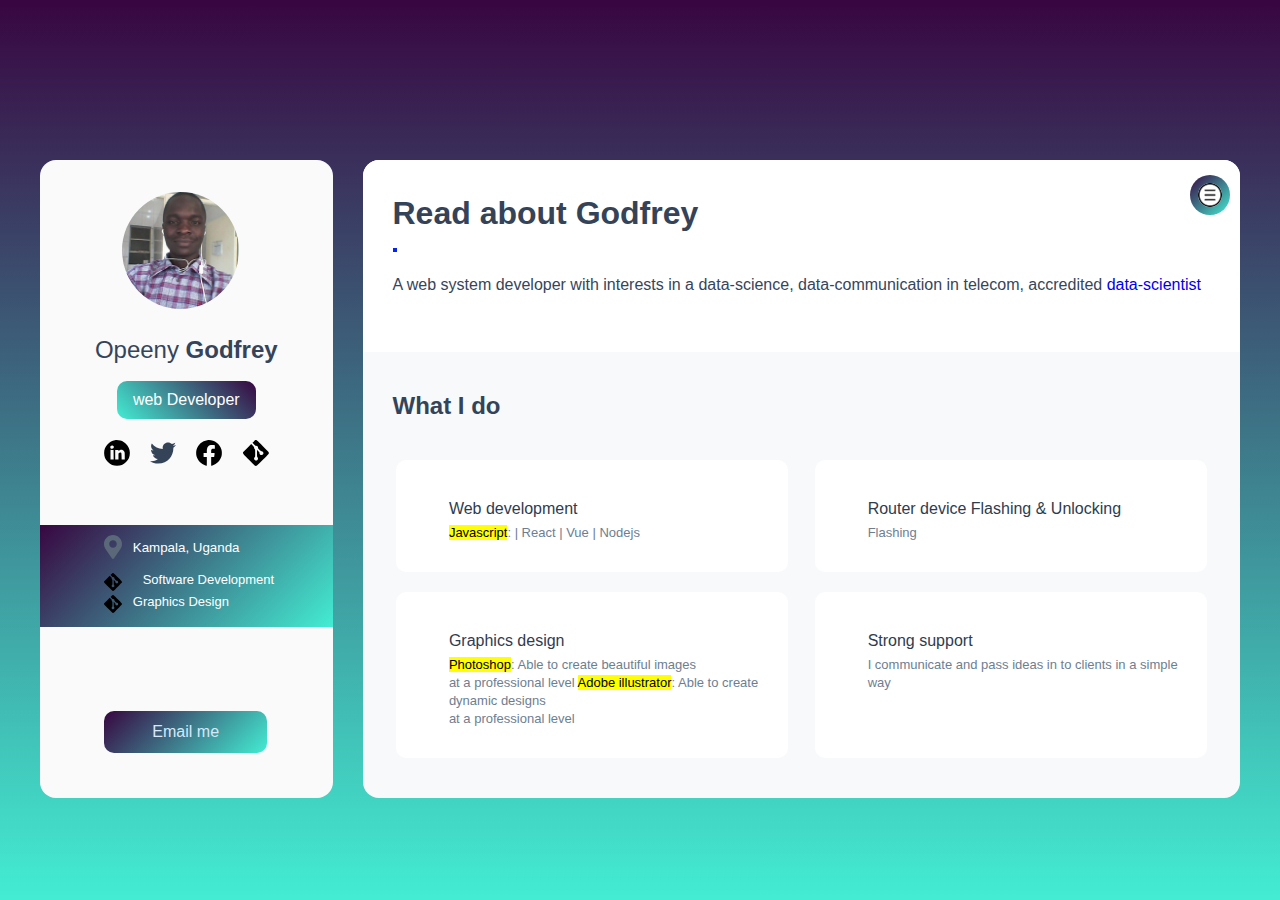
<file: index.html>
<!DOCTYPE html>
<html lang="en">
  <head>
    <script
      async
      src="https://www.googletagmanager.com/gtag/js?id=UA-145115626-1"
    ></script>
    <script>
      window.dataLayer = window.dataLayer || [];
      function gtag() {
        dataLayer.push(arguments);
      }
      gtag("js", new Date());
      gtag("config", "UA-145115626-1");
    </script>

    <meta name="keywords" content="html, css, js, Opeeny Godfrey" />
    <meta name="description" content="System Developer" />
    <meta name="author" content="Opeeny Godfrey" />
    <meta
      name="google-site-verification"
      content="SOw56iWUxcuABm4aUCscrPOcS0jgVPNptLOvyUc3yjo"
    />
    <meta charset="UTF-8" />
    <meta name="viewport" content="width=device-width, initial-scale=1.0" />
    <meta http-equiv="X-UA-Compatible" content="ie=edge" />
    <title>Opeeny Godfrey | Web developer</title>
    <link
      rel="apple-touch-icon"
      sizes="180x180"
      href="img/fav/apple-touch-icon.png"
    />
    <link
      rel="icon"
      type="image/png"
      sizes="32x32"
      href="img/fav/favicon-32x32.png"
    />
    <link
      rel="icon"
      type="image/png"
      sizes="16x16"
      href="images/android-chrome-192x192.png"
    />
    <link rel="stylesheet" href="css/main.css" />
    <link rel="stylesheet" href="css/rwd/responsive-index.css" />
  </head>

  <body>
    <div class="wrapper">
      <div class="container">
        <section class="left">
          <figure class = "fig">
		<img src="img/pp.jpg" alt="Opeeny Godfrey" class="avatar" />
		<figcaption><h2>Godfrey Opeeny</h2></figcaption>
	  </figure>
	  <h2><span>Opeeny</span> Godfrey</h2>
          <p class="title">web developer</p>
          <figure class="social-links">
          <a href="https://ug.linkedin.com/in/opeeny-godfrey-043848110" target="_blank">
              <img
                src="img/linkedin.svg"
                alt="twitter image"
                class="linkedin-icon"
              />
            </a>
			 <a href="https://twitter.com/ayiyag" target="_blank">
              <img
                src="img/twitter-icon.svg"
                alt="Twitter image"
                class="twitter-icon"
              />
            </a>
			 <a href="https://facebook.com/opeeny" target="_blank">
              <img
                src="img/facebook.svg"
                alt="Facebook image"
                class="twitter-icon"
              />
            </a>
            <a
              href="https://www.github.com/opeeny/"
              target="_blank"
            >
              <img
                src="img/github.svg"
                alt="github/opeeny"
                class="github-icon"
              />
            </a>
			
            </a>
          </figure>
          <div class="contact">
            <div class="location-container">
              <img
                src="img/location.svg"
                alt="calendar icon"
                class="location"
              />
              <span>Kampala, Uganda</span>
            </div>
            <div class="git-container">
              <img src="img/github.svg" alt="calendar icon" class="git" />
			   
              <span
                ><a href="https://github.com/opeeny" target="_blank"
                  >Software development</a
                ></span
              >
			  <img src="img/github.svg" alt="calendar icon" class="git" />
			   
              <span
                ><a href="https://github.com/opeeny" target="_blank"
                  >Graphics Design</a
                ></span
              >
            </div>
            <div class="email-container">
              <a href="mailto:godfreyopeeny@gmail.com" class="coa">Email me</a>
            </div>
          </div>
        </section>
        <section class="right">
          <header class="top-section">
            <div class="top-container">
              <div class="info">
                <h2>Read about Godfrey</h2>
                <hr class="divider" />
                <p>
                  A web system developer with interests in a data-science, data-communication in telecom</h2><span class="opeeny-top">, accredited </span><a href = "https://confirm.udacity.com/7EC7VUS6"  target="_blank"><span class = "here">data-scientist</span></a>
                </p>
              </div>
              <figure class="opeeny-menu">
                <a href="#">
                  <img src="img/opeeny-icon.png" width = '30' alt="opeeny menu" class="opeeny-icon" />
                </a>
                <ul class="active">
                  <li>
                    <a href="https://drive.google.com/file/d/1Hyd_G15bG8nasiUUwPmsdDlrO6F8Y_o9/view?usp=sharing" target="_blank">View Resume</a>
                  </li>
                </ul>
              </figure>
            </div>
          </header>
          <div class="latest-news">
            <h2>What I do</h2>
          </div>
          <div class="card-section">
            <div class="web-card">
            
              <div class="web-description">
                <h4>Web development</h4>
                <p>
                 <mark>Javascript</mark>: | React | Vue | Nodejs
                </p>
              </div>
            </div>
            <div class="email-card">
              <div class="web-description">
                <h4>Router device Flashing & Unlocking</h4>
                <p>
                 Flashing
                </p>
              </div>
            </div>
            <div class="mobile-card">
              <div class="web-description">
                <h4>Graphics design</h4>
                <p>
                  <mark>Photoshop</mark>: Able to create beautiful images <br/>
                  at a professional level
                  <mark>Adobe illustrator</mark>: Able to create dynamic designs <br/>
                  at a professional level
                </p>
              </div>
            </div>

            <div class="support-card">
              <div class="web-description">
                <h4>Strong support</h4>
                <p>I communicate and pass ideas in to clients in a simple way</p><br/>
              </div>
            </div>
            
          </div>
        </section>
      </div>
    </div>
    <script src="js/main.js"></script>
  </body>
</html>
</file>
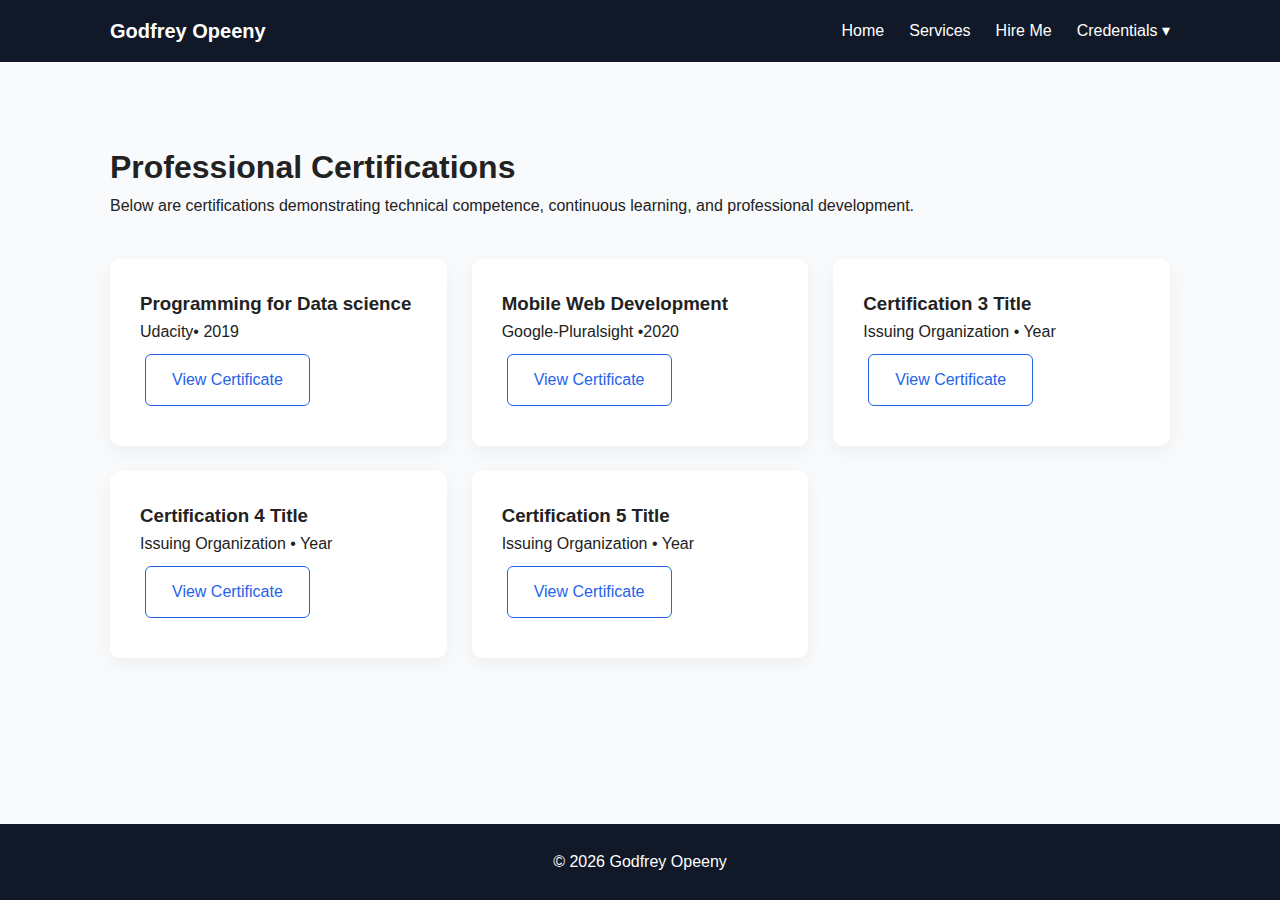
<file: certifications.html>
<!DOCTYPE html>
<html lang="en">
<head>
<meta charset="UTF-8">
<meta name="viewport" content="width=device-width, initial-scale=1.0">

<title>Certifications | Godfrey Opeeny</title>

<meta name="description" content="Professional certifications earned by Godfrey Opeeny in software development, system architecture, and web technologies.">

<link rel="stylesheet" href="css/style.min.css">
</head>

<body>

<header class="navbar">
    <div class="container nav-content">
        <h3 class="logo">Godfrey Opeeny</h3>
        <nav>
            <a href="index.html">Home</a>
            <a href="services.html">Services</a>
            <a href="hire-me.html">Hire Me</a>

            <div class="dropdown">
                <a href="#">Credentials ▾</a>
                <div class="dropdown-content">
                    <a href="certifications.html">Certifications</a>
                </div>
            </div>
        </nav>
    </div>
</header>

<main>

<section class="section">
<div class="container">

<h1>Professional Certifications</h1>

<p>
Below are certifications demonstrating technical competence, 
continuous learning, and professional development.
</p>

<div class="grid">

<div class="card">
<h3>Programming for Data science</h3>
<p>Udacity• 2019</p>
<a href="https://confirm.udacity.com/7EC7VUS6" target="_blank" class="secondary-btn">View Certificate</a>
</div>

<div class="card">
<h3>Mobile Web Development</h3>
<p>Google-Pluralsight •2020</p>
<a href="certificate2.pdf" target="_blank" class="secondary-btn">View Certificate</a>
</div>

<div class="card">
<h3>Certification 3 Title</h3>
<p>Issuing Organization • Year</p>
<a href="certificate3.pdf" target="_blank" class="secondary-btn">View Certificate</a>
</div>

<div class="card">
<h3>Certification 4 Title</h3>
<p>Issuing Organization • Year</p>
<a href="certificate4.pdf" target="_blank" class="secondary-btn">View Certificate</a>
</div>

<div class="card">
<h3>Certification 5 Title</h3>
<p>Issuing Organization • Year</p>
<a href="certificate5.pdf" target="_blank" class="secondary-btn">View Certificate</a>
</div>

</div>

</div>
</section>

</main>

<footer>
<p>© 2026 Godfrey Opeeny</p>
</footer>

</body>
</html>
</file>
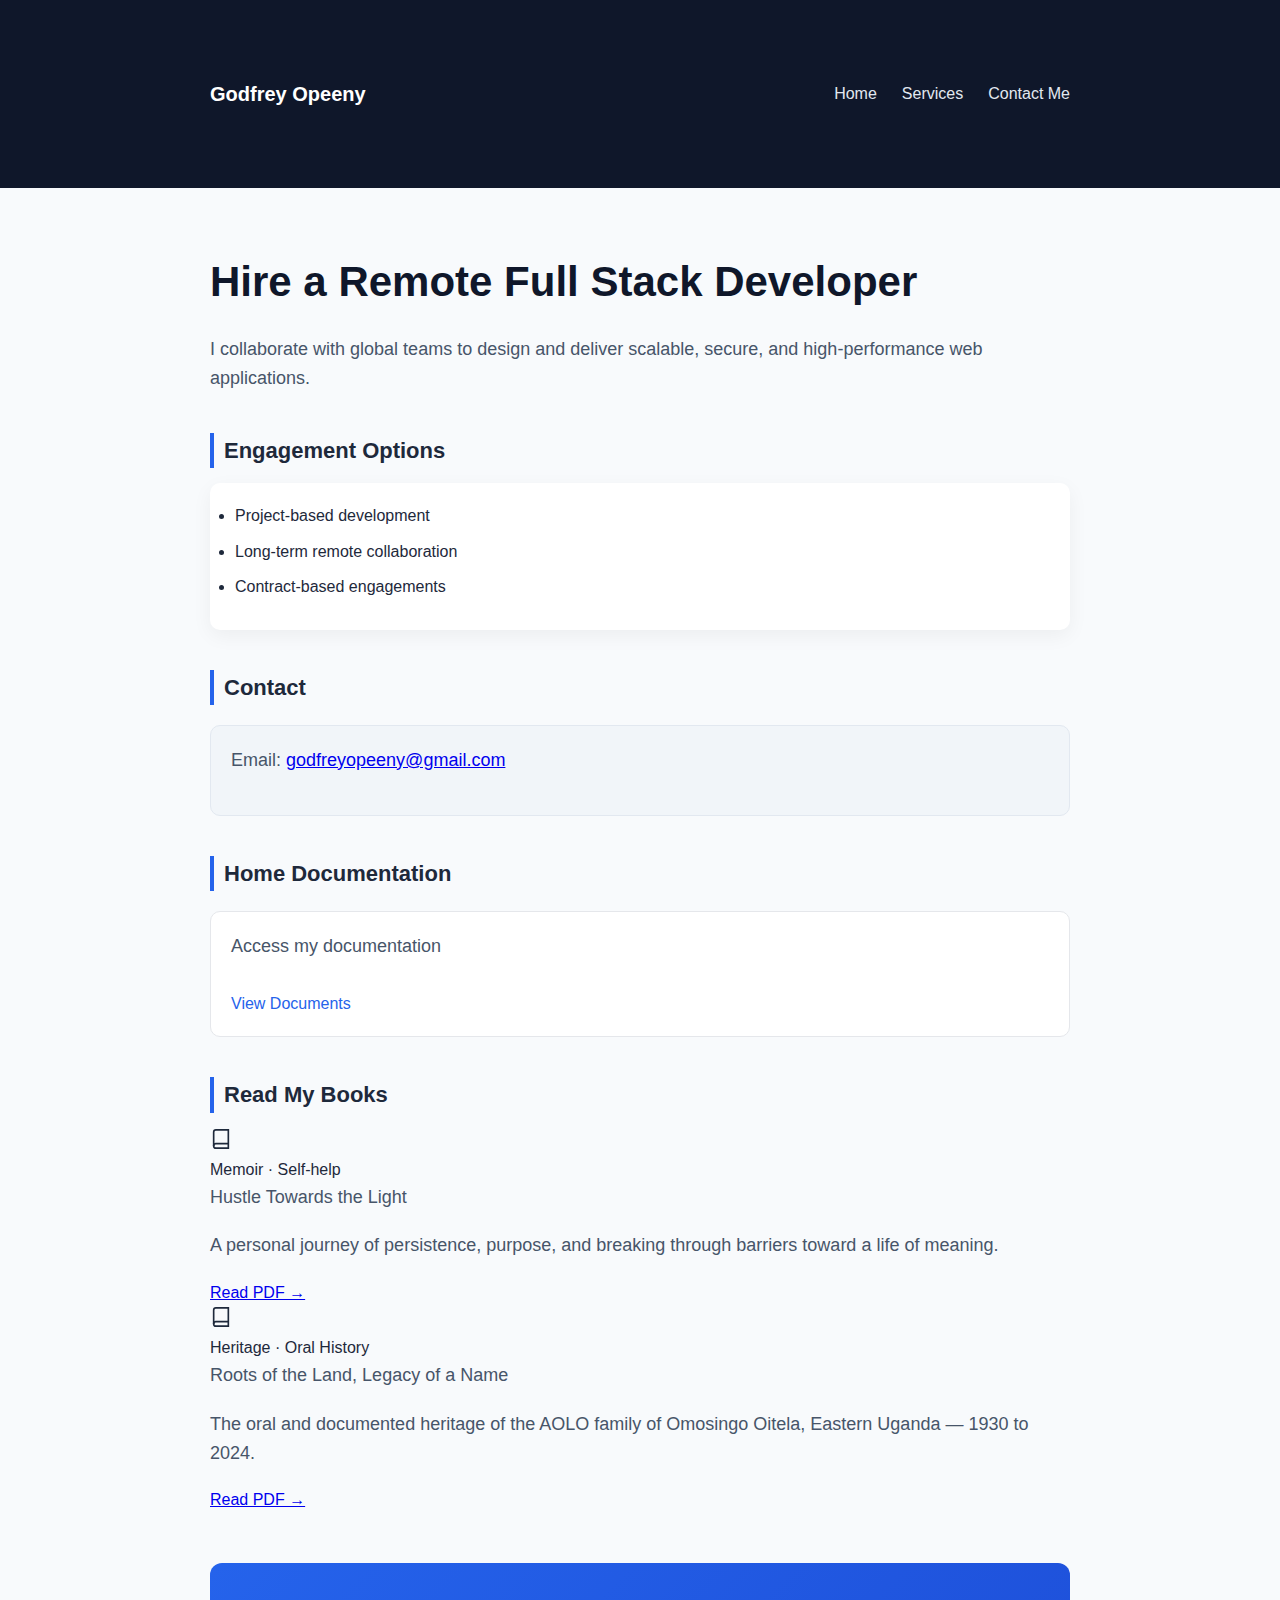
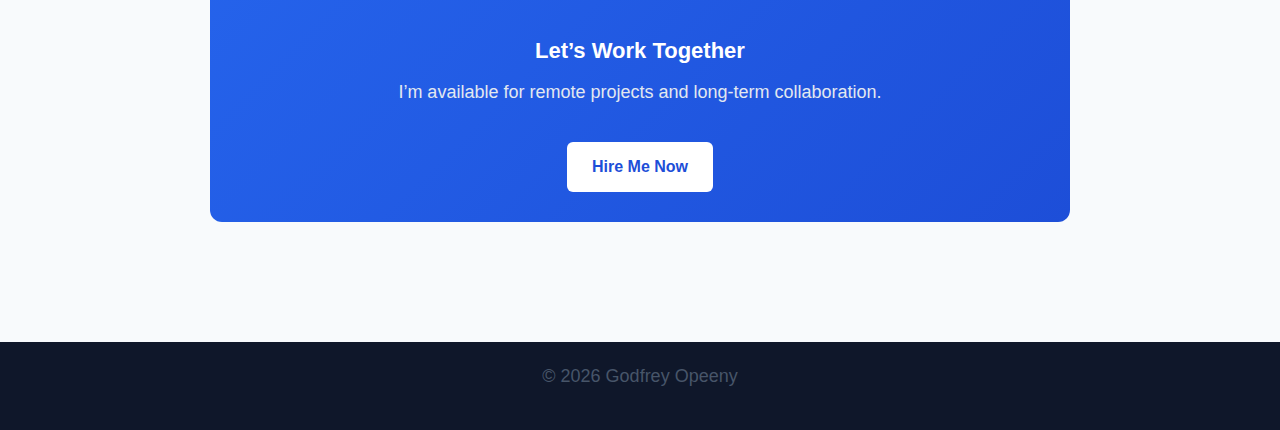
<file: hire-me.html>
<!DOCTYPE html>
<html lang="en">
<head>
<meta charset="UTF-8" />
<meta name="viewport" content="width=device-width, initial-scale=1.0" />

<title>Hire Full Stack Developer | Godfrey Opeeny</title>

<meta
  name="description"
  content="Hire a professional remote Full Stack Developer specializing in React and Node.js for scalable web applications."
/>
<link rel="stylesheet" href="css/hire.css">
</head>

<body class="hire-page">

<header class="navbar">
  <div class="container nav-content">
    <h3 class="logo">Godfrey Opeeny</h3>
    <nav>
      <a href="index.html">Home</a>
      <a href="services.html">Services</a>
      <a href="hire-me.html">Contact Me</a>
    </nav>
  </div>
</header>

<main>
  <section class="section">
    <div class="container">

      <h1>Hire a Remote Full Stack Developer</h1>

      <p>
        I collaborate with global teams to design and deliver scalable,
        secure, and high-performance web applications.
      </p>

      <h2>Engagement Options</h2>
      <ul>
        <li>Project-based development</li>
        <li>Long-term remote collaboration</li>
        <li>Contract-based engagements</li>
      </ul>

      <h2>Contact</h2>
      <div class="contact-box">
        <p>
          Email:
          <a href="mailto:godfreyopeeny@gmail.com">
            godfreyopeeny@gmail.com
          </a>
        </p>
      </div>

      <!-- ✅ THIS PART SHOULD NOW SHOW -->
      <h2>Home Documentation</h2>
      <div class="resource-box">
        <p>Access my documentation</p>
        <a href="https://drive.google.com/..." target="_blank">
          View Documents
        </a>
      </div>

      <h2>Read My Books</h2>
<div class="books-grid">

  <div class="book-card">
    <div class="book-spine book-spine--blue">
      <svg viewBox="0 0 24 24" fill="none" stroke="currentColor" stroke-width="1.8" width="22" height="22">
        <path d="M4 19.5A2.5 2.5 0 0 1 6.5 17H20"/>
        <path d="M6.5 2H20v20H6.5A2.5 2.5 0 0 1 4 19.5v-15A2.5 2.5 0 0 1 6.5 2z"/>
      </svg>
    </div>
    <span class="book-badge book-badge--blue">Memoir · Self-help</span>
    <p class="book-title">Hustle Towards the Light</p>
    <p class="book-desc">
      A personal journey of persistence, purpose, and breaking through
      barriers toward a life of meaning.
    </p>
    <a class="book-link" href="./images/Hustle Towards the Door of Lightv4.pdf" target="_blank">
      Read PDF &rarr;
    </a>
  </div>

  <div class="book-card">
    <div class="book-spine book-spine--amber">
      <svg viewBox="0 0 24 24" fill="none" stroke="currentColor" stroke-width="1.8" width="22" height="22">
        <path d="M4 19.5A2.5 2.5 0 0 1 6.5 17H20"/>
        <path d="M6.5 2H20v20H6.5A2.5 2.5 0 0 1 4 19.5v-15A2.5 2.5 0 0 1 6.5 2z"/>
      </svg>
    </div>
    <span class="book-badge book-badge--amber">Heritage · Oral History</span>
    <p class="book-title">Roots of the Land, Legacy of a Name</p>
    <p class="book-desc">
      The oral and documented heritage of the AOLO family of Omosingo
      Oitela, Eastern Uganda — 1930 to 2024.
    </p>
    <a class="book-link" href="./images/AOLO_Family_Heritage_Chronicle.pdf" target="_blank">
      Read PDF &rarr;
    </a>
  </div>

</div>

      <div class="cta-box">
        <h2>Let’s Work Together</h2>
        <p>I’m available for remote projects and long-term collaboration.</p>
        <a href="mailto:godfreyopeeny@gmail.com">Hire Me Now</a>
      </div>

    </div>
  </section>
</main>
<footer>
  <p>© 2026 Godfrey Opeeny</p>
</footer>

</body>
</html>
</file>
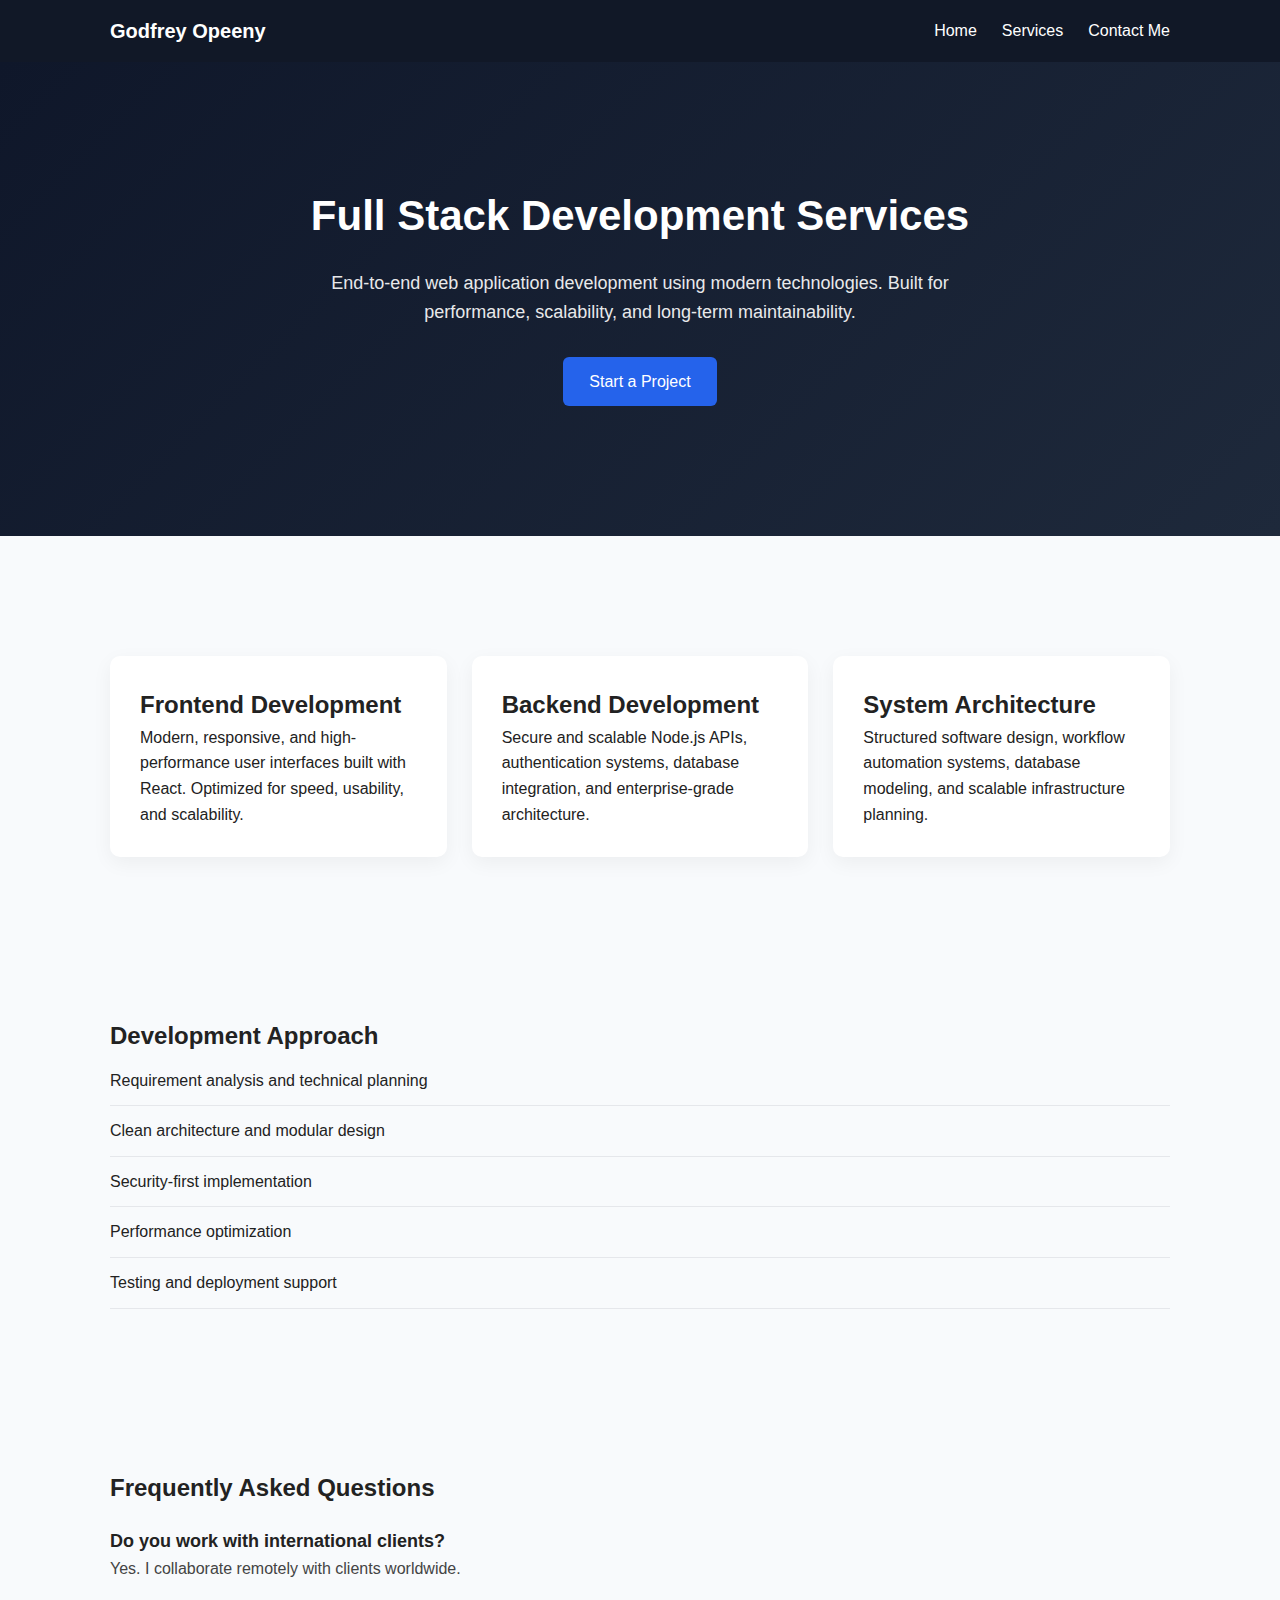
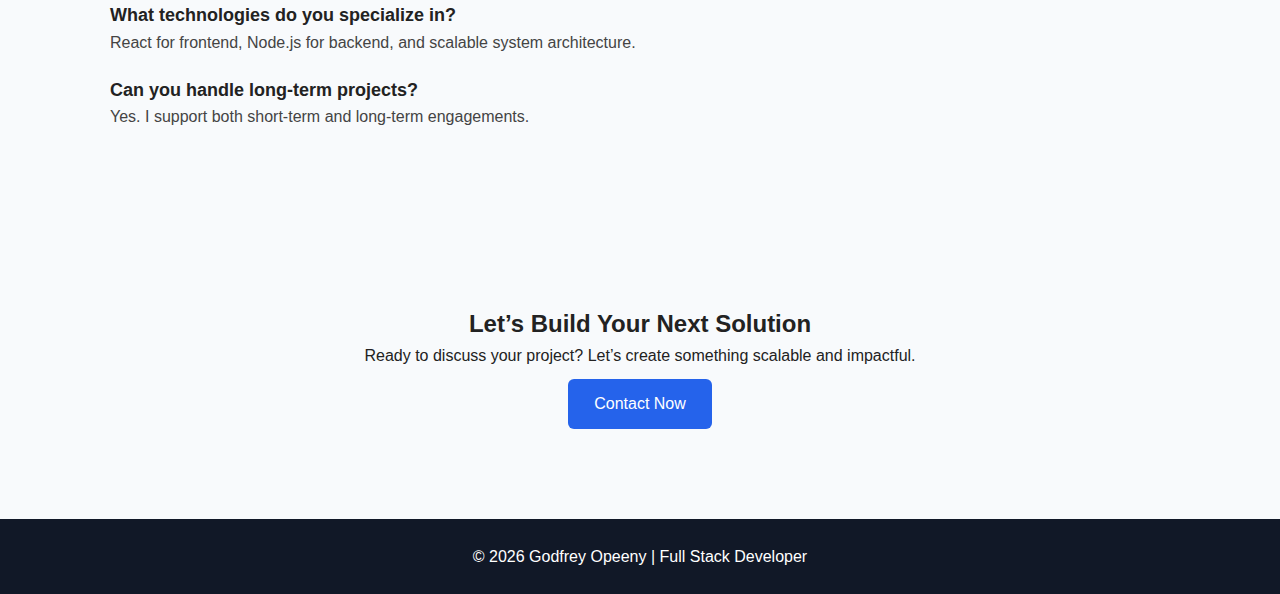
<file: services.html>
<!DOCTYPE html>
<html lang="en">
<head>
<meta charset="UTF-8">
<meta name="viewport" content="width=device-width, initial-scale=1.0">

<title>Professional Full Stack Development Services | React & Node.js</title>

<meta name="description" content="Professional full stack development services including React frontend development, Node.js backend APIs, system architecture, and scalable enterprise solutions. Available for global remote projects.">

<meta name="keywords" content="Full Stack Development Services, React Development, Node.js API Development, Remote Developer, Enterprise Web Applications">

<link rel="canonical" href="https://yourdomain.com/services.html">

<link rel="stylesheet" href="css/style.min.css">
</head>

<body>

<header class="navbar">
    <div class="container nav-content">
        <h3 class="logo">Godfrey Opeeny</h3>
        <nav>
            <a href="index.html">Home</a>
            <a href="services.html">Services</a>
            <a href="hire-me.html">Contact Me</a>
        </nav>
    </div>
</header>

<section class="page-hero">
    <div class="container center">
        <h1>Full Stack Development Services</h1>
        <p>
            End-to-end web application development using modern technologies.
            Built for performance, scalability, and long-term maintainability.
        </p>
        <a href="hire-me.html" class="primary-btn">Start a Project</a>
    </div>
</section>

<section class="section">
    <div class="container">

        <div class="grid">

            <div class="card">
                <h2>Frontend Development</h2>
                <p>
                    Modern, responsive, and high-performance user interfaces
                    built with React. Optimized for speed, usability, and scalability.
                </p>
            </div>

            <div class="card">
                <h2>Backend Development</h2>
                <p>
                    Secure and scalable Node.js APIs, authentication systems,
                    database integration, and enterprise-grade architecture.
                </p>
            </div>

            <div class="card">
                <h2>System Architecture</h2>
                <p>
                    Structured software design, workflow automation systems,
                    database modeling, and scalable infrastructure planning.
                </p>
            </div>

        </div>
    </div>
</section>

<section class="highlight section">
    <div class="container">
        <h2>Development Approach</h2>
        <ul class="styled-list">
            <li>Requirement analysis and technical planning</li>
            <li>Clean architecture and modular design</li>
            <li>Security-first implementation</li>
            <li>Performance optimization</li>
            <li>Testing and deployment support</li>
        </ul>
    </div>
</section>

<section class="section">
    <div class="container">
        <h2>Frequently Asked Questions</h2>

        <div class="faq">
            <h3>Do you work with international clients?</h3>
            <p>Yes. I collaborate remotely with clients worldwide.</p>

            <h3>What technologies do you specialize in?</h3>
            <p>React for frontend, Node.js for backend, and scalable system architecture.</p>

            <h3>Can you handle long-term projects?</h3>
            <p>Yes. I support both short-term and long-term engagements.</p>
        </div>
    </div>
</section>

<section class="section center">
    <div class="container">
        <h2>Let’s Build Your Next Solution</h2>
        <p>Ready to discuss your project? Let’s create something scalable and impactful.</p>
        <a href="mailto:godfreyopeeny@gmail.com" class="primary-btn">Contact Now</a>
    </div>
</section>

<footer>
    <p>© 2026 Godfrey Opeeny | Full Stack Developer</p>
</footer>
</body>
</html>
</file>
<file: css/rwd/responsive-index.css>
@media only screen and (max-width: 1230px) {
    /* +++++++++ index +++++++++ */
    body {
        height: 100%;
        min-height: 1825px !important;
        margin: 0 5%;
    }
    .container {
        position: sticky;
        top: 10rem;
        display: grid;
        grid-template-columns: 1fr;
        height: 37rem;
        grid-gap: 30px;
        background-color: #2B2F66;
        color: #fff;
        /* background-color: yellow; */
        background: linear-gradient(135deg,  #380641 0%, #43edd3 100%);
        border-radius: 20px;
    }
    .right {
        background-color: rgb(247, 249, 250);
        border-radius: 1rem;
        position: relative;
        top: 41rem;
    }
    .right .card-section {
        display: flex;
        flex-wrap: wrap;
        justify-content: center;
    }
    .left .avatar {
        background-size: cover;
        width: 6.7rem;
        border-radius: 50%;
        position: absolute;
        top: 2rem;
    }
    .contact {
        display: grid;
        border-radius: 0 0 20px 20px;
        text-align: center;
    }
    .top-container .opeeny-menu {
        height: fit-content;
        position: absolute;
        right: 13px;
    }
    .opeeny-menu ul {
        padding: 12px;
    }
    .top-section .top-container .info p {
        text-align: justify;
        line-height: 25px;
        position: relative;
        margin: 20px;
        top: 13px;
        color: rgb(54, 69, 90);
        left: -1.9rem;
        padding: 0 30px;
    }
    .latest-news h2 {
        color: rgb(53, 67, 88);
    }
    .email-container {
        margin: 10px 22%;
        position: relative;
        top: -1rem;
        display: flex;
        justify-content: center;
    }
    .top-section .top-container .info h2 {
        margin: 20px;
        padding-bottom: 16px;
        color: rgb(53, 67, 88);
    }
    .location-container,
    .git-container {
        position: relative;
        right: 1.8rem;
        padding: 5px 0;
    }
    .coa {
        color: rgb(215, 232, 252);
        text-align: center;
        padding: 10px 18px;
        background: #256af3;
        background: -moz-linear-gradient(top, #256af3 0%, #3488f4 100%);
        background: -webkit-linear-gradient(top, #256af3 0%, #3488f4 100%);
        background: linear-gradient(to bottom, #256af3 0%, #3488f4 100%);
        background: linear-gradient(135deg,  #380641 0%, #43edd3 100%);
        border-radius: 4px;
        padding: 12px 28px;
        display: flex;
        justify-content: center;
        margin-top: 2rem;
        width: 10rem;
    }
    h2 span {
        color: #fff;
    }
    .web-card,
    .email-card,
    .mobile-card,
    .support-card {
        margin: 20px;
    }
    @media only screen and (max-width: 600px) {
        .contact {
            display: block;
            padding: 20px 0;
        }
        .web-card,
        .email-card,
        .mobile-card,
        .support-card {
            margin: 4px auto;
            display: grid;
            grid-template-columns: 1fr 4fr;
            justify-content: inherit;
        }
        .web-card img,
        .email-card img,
        .mobile-card img,
        .support-card img {
            width: 32px;
        }
        .top-section .top-container .info h2 {
            font-size: 1.4rem;
        }
        .top-section .top-container .info p {
            font-size: large;
            text-align: start;
        }
        .latest-news h2 {
            font-size: 1.4rem;
            text-align: center
        }
        .email-container {
            font-size: large;
        }
        .opeeny-menu ul li a {
            color: rgb(162, 192, 249);
            padding: 0 10px;
            font-size: smaller;
        }
    }
    /* +++++++++ index +++++++++ */
}
</file>
<file: css/main.css>
@import "reset.css";
@import "section.css";
body {
    background-attachment: scroll;
    background-size: cover;
    background-repeat: no-repeat;
    background-position: top center;
    position: relative;
    overflow-x: hidden;
    font-family: sans-serif;
    background-color: #43edd3;
	
    background: -moz-linear-gradient(-45deg, #43edd3 0%, #d135ed 100%);
    background: -webkit-linear-gradient(-45deg, #43edd3 0%, #c80bee 100%);
    background: linear-gradient(-360deg, #43edd3 0%, #380641 100%);
    height: 100%;
    min-height: 900px;
}

.wrapper {
    width: 100%;
    max-width: 1200px;
    margin: 0 auto;
    height: 100vh;
    display: flex;
    flex-direction: column;
    position: sticky;
}
figcaption {
	display: none;
	
}
.fig img {
	margin-left: -4rem;
}
/* ++++++++++++++++++++ UNIVERSAL STYLES++++++++++++++++++++ */

li {
    list-style-type: none;
}

a {
    text-decoration: none;
}

.coa:hover {
    color: #f0f8ff;
}


/* *********** ANIMATION *********** */

.opeeny-menu ul {
    transition: padding-right 300ms linear;
}

.opeeny-menu ul.active {
    padding-right: 100px;
}
</file>
<file: css/style.min.css>
/* ======================================
   GLOBAL RESET
====================================== */

*{
margin:0;
padding:0;
box-sizing:border-box;
}

html, body{
height:100%;
}

body{
display:flex;
flex-direction:column;
min-height:100vh;
font-family:Arial, sans-serif;
line-height:1.6;
color:#222;
background:#f8fafc;
}

main{
flex:1;
}

/* ======================================
   LAYOUT
====================================== */

.container{
max-width:1100px;
margin:auto;
padding:0 20px;
}

.section{
padding:80px 0;
}

.center{
text-align:center;
}

/* ======================================
   NAVIGATION
====================================== */

.navbar{
background:#111827;
padding:15px 0;
position:relative;
z-index:1000;
}

.nav-content{
display:flex;
justify-content:space-between;
align-items:center;
}

.logo{
color:#fff;
font-size:20px;
font-weight:600;
}

.nav-content nav{
display:flex;
align-items:center;
gap:25px;
}

.navbar a{
color:#fff;
text-decoration:none;
font-weight:500;
transition:0.2s ease;
}

.navbar a:hover{
color:#3b82f6;
}

/* ======================================
   DROPDOWN (FIXED VERSION)
====================================== */

.dropdown{
position:relative;
}

.dropdown > a{
cursor:pointer;
}

.dropdown-content{
position:absolute;
top:100%;
left:0;
background:#ffffff;
min-width:200px;
border-radius:8px;
box-shadow:0 10px 25px rgba(0,0,0,0.08);
padding:8px 0;
opacity:0;
visibility:hidden;
transform:translateY(10px);
transition:all 0.25s ease;
z-index:999;
}

.dropdown-content a{
display:block;
padding:10px 18px;
color:#111;
font-size:14px;
text-decoration:none;
}

.dropdown-content a:hover{
background:#f3f4f6;
}

.dropdown:hover .dropdown-content{
opacity:1;
visibility:visible;
transform:translateY(0);
}

/* ======================================
   HERO SECTIONS
====================================== */

.hero,
.page-hero{
background:linear-gradient(135deg,#0f172a,#1e293b);
color:white;
padding:120px 20px;
text-align:center;
}

.hero h1,
.page-hero h1{
font-size:42px;
margin-bottom:20px;
}

.hero p,
.page-hero p{
max-width:700px;
margin:0 auto 20px auto;
font-size:18px;
opacity:0.9;
}

/* ======================================
   BUTTONS
====================================== */

.primary-btn{
background:#2563eb;
color:#fff;
padding:12px 26px;
border-radius:6px;
text-decoration:none;
display:inline-block;
margin:10px 5px;
transition:0.3s ease;
}

.primary-btn:hover{
background:#1d4ed8;
}

.secondary-btn{
border:1px solid #2563eb;
color:#2563eb;
padding:12px 26px;
border-radius:6px;
text-decoration:none;
display:inline-block;
margin:10px 5px;
transition:0.3s ease;
}

.secondary-btn:hover{
background:#2563eb;
color:white;
}

/* ======================================
   GRID & CARDS
====================================== */

.grid{
display:grid;
grid-template-columns:repeat(auto-fit,minmax(260px,1fr));
gap:25px;
margin-top:40px;
}

.card{
background:#ffffff;
padding:30px;
border-radius:10px;
box-shadow:0 6px 20px rgba(0,0,0,0.05);
transition:0.3s ease;
}

.card:hover{
transform:translateY(-6px);
box-shadow:0 12px 30px rgba(0,0,0,0.08);
}

/* ======================================
   LISTS
====================================== */

ul{
padding-left:20px;
}

.styled-list{
list-style:none;
padding:0;
}

.styled-list li{
padding:12px 0;
border-bottom:1px solid #e5e7eb;
}

/* ======================================
   FAQ
====================================== */

.faq h3{
margin-top:20px;
font-size:18px;
}

.faq p{
margin-bottom:15px;
color:#444;
}

/* ======================================
   PROFILE IMAGE
====================================== */

.profile-img{
border-radius:50%;
margin-bottom:20px;
object-fit:cover;
}

/* ======================================
   LINKS
====================================== */

.links{
margin-top:20px;
}

.links a{
text-decoration:none;
color:#3b82f6;
margin:0 10px;
font-weight:500;
}

.links a:hover{
text-decoration:underline;
}

/* ======================================
   FOOTER (PROPER STICKY)
====================================== */

footer{
text-align:center;
padding:25px;
background:#111827;
color:white;
margin-top:auto;
}

/* ======================================
   RESPONSIVE
====================================== */

@media(max-width:768px){

.hero h1,
.page-hero h1{
font-size:32px;
}

.nav-content{
flex-direction:column;
gap:15px;
}

.nav-content nav{
flex-direction:column;
gap:15px;
}

.dropdown-content{
position:static;
opacity:1;
visibility:visible;
transform:none;
box-shadow:none;
margin-top:10px;
}

}
</file>
<file: css/hire.css>
/* ======================================
   RESET
====================================== */
* {
  margin: 0;
  padding: 0;
  box-sizing: border-box;
}

/* ======================================
   BASE
====================================== */
body {
  font-family: Arial, sans-serif;
  line-height: 1.6;
  background: #f8fafc;
  color: #1e293b;
}

/* ======================================
   NAVBAR
====================================== */
.navbar {
  background: #0f172a;
  padding: 18px 0;
}

.nav-content {
  max-width: 1100px;
  margin: auto;
  display: flex;
  justify-content: space-between;
  align-items: center;
  padding: 0 20px;
}

.logo {
  color: #fff;
  font-size: 20px;
  font-weight: 600;
}

.navbar nav {
  display: flex;
  gap: 25px;
}

.navbar a {
  color: #e2e8f0;
  text-decoration: none;
  font-weight: 500;
  transition: 0.3s;
}

.navbar a:hover {
  color: #3b82f6;
}

/* ======================================
   MAIN LAYOUT
====================================== */
.container {
  max-width: 900px;
  margin: auto;
  padding: 60px 20px;
}

/* ======================================
   HEADINGS
====================================== */
h1 {
  font-size: 42px;
  margin-bottom: 20px;
  color: #0f172a;
}

h2 {
  margin-top: 40px;
  margin-bottom: 15px;
  font-size: 22px;
  border-left: 4px solid #2563eb;
  padding-left: 10px;
}

/* ======================================
   TEXT
====================================== */
p {
  font-size: 18px;
  color: #475569;
  margin-bottom: 20px;
}

/* ======================================
   LIST
====================================== */
ul {
  background: #ffffff;
  padding: 20px 25px;
  border-radius: 10px;
  box-shadow: 0 6px 20px rgba(0,0,0,0.05);
}

ul li {
  margin-bottom: 10px;
}

/* ======================================
   CONTACT BOX
====================================== */
.contact-box {
  margin-top: 20px;
  padding: 20px;
  background: #f1f5f9;
  border-radius: 10px;
  border: 1px solid #e2e8f0;
}

/* ======================================
   RESOURCE BOX (KEY SECTION)
====================================== */
.resource-box {
  margin-top: 20px;
  padding: 20px;
  background: #ffffff;
  border-radius: 10px;
  border: 1px solid #e5e7eb;
  transition: 0.3s ease;
}

.resource-box:hover {
  transform: translateY(-5px);
  box-shadow: 0 10px 25px rgba(0,0,0,0.08);
}

.resource-box a {
  display: inline-block;
  margin-top: 10px;
  color: #2563eb;
  font-weight: 500;
  text-decoration: none;
}

.resource-box a:hover {
  text-decoration: underline;
}

/* ======================================
   CTA BOX
====================================== */
.cta-box {
  margin-top: 50px;
  padding: 30px;
  background: linear-gradient(135deg, #2563eb, #1d4ed8);
  color: #ffffff;
  border-radius: 12px;
  text-align: center;
}

.cta-box h2 {
  border: none;
  padding: 0;
  margin-bottom: 10px;
}

.cta-box p {
  color: #e2e8f0;
}

.cta-box a {
  display: inline-block;
  margin-top: 15px;
  background: #ffffff;
  color: #1d4ed8;
  padding: 12px 25px;
  border-radius: 6px;
  font-weight: 600;
  text-decoration: none;
  transition: 0.3s;
}

.cta-box a:hover {
  background: #e2e8f0;
}

/* ======================================
   FOOTER
====================================== */
footer {
  margin-top: 60px;
  padding: 20px;
  text-align: center;
  background: #0f172a;
  color: #fff;
}

/* ======================================
   RESPONSIVE
====================================== */
@media (max-width: 768px) {
  h1 {
    font-size: 30px;
  }

  .nav-content {
    flex-direction: column;
    gap: 10px;
  }

  .navbar nav {
    flex-direction: column;
    gap: 10px;
  }
}
</file>
